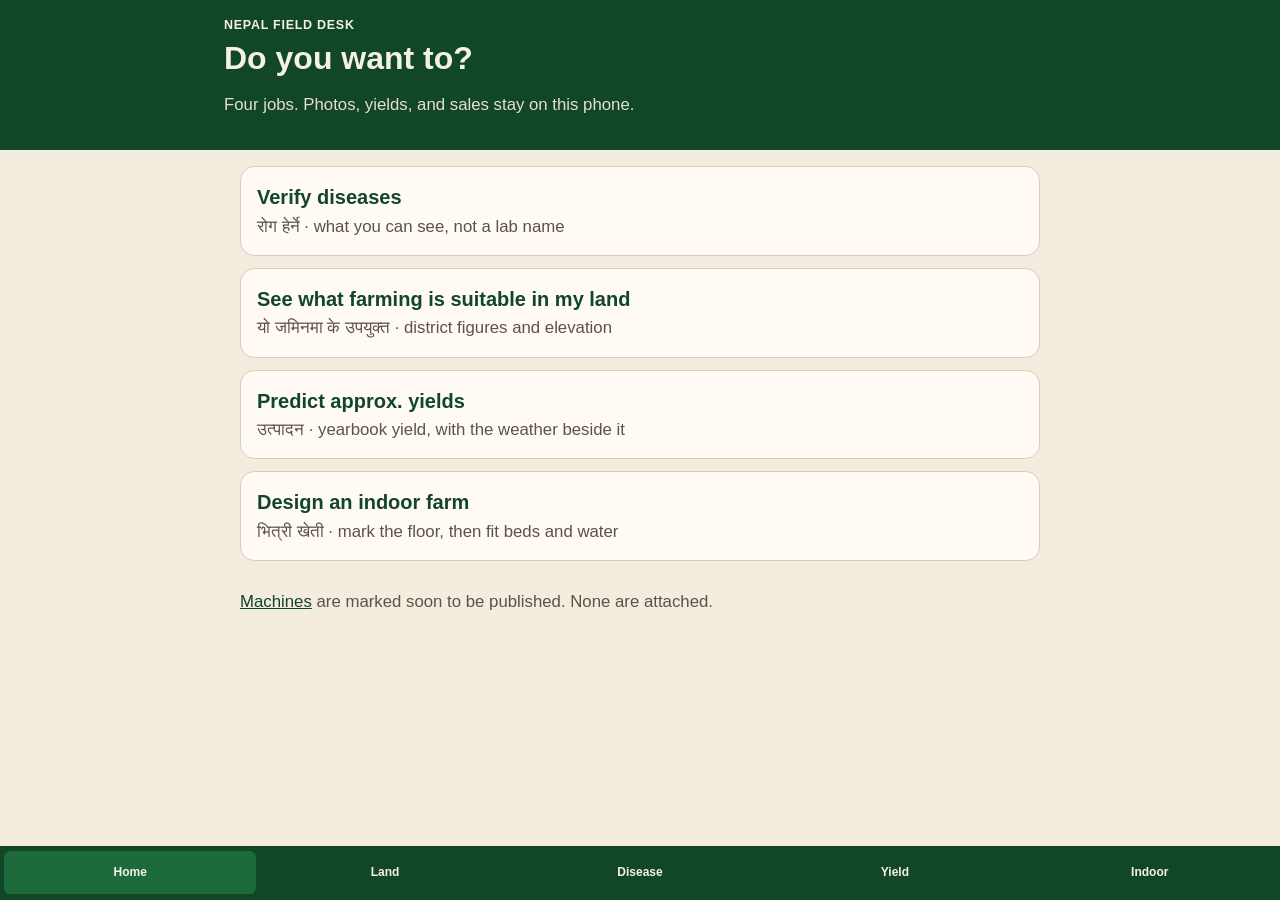
<file: site/index.html>
<!DOCTYPE html>
<html lang="en">
<head>
  <meta charset="utf-8">
  <meta name="viewport" content="width=device-width, initial-scale=1, viewport-fit=cover">
  <meta name="theme-color" content="#114627">
  <meta name="apple-mobile-web-app-capable" content="yes">
  <title>Nepal field desk</title>
  <meta name="description" content="A phone desk for Nepal farms: disease checks, suitable crops, yield, and an indoor-room sketch.">
  <link rel="icon" href="data:image/svg+xml,%3Csvg xmlns='http://www.w3.org/2000/svg' viewBox='0 0 16 16'%3E%3Crect fill='%23114627' width='16' height='16' rx='2'/%3E%3Cpath fill='%23f3ecdf' d='M8 13c0-4 3-5 3-8-2 1-3 3-3 4 0-3-2-4-4-4 1 3 2 4 4 8z'/%3E%3C/svg%3E">
  <link rel="manifest" href="./manifest.webmanifest">
  <link rel="stylesheet" href="./css/app.css">
</head>
<body class="app">
  <a class="skip" href="#choices">Skip to the choices</a>
  <header class="appbar">
    <p class="app-kicker">Nepal field desk</p>
    <h1>Do you want to?</h1>
    <p class="lede">Four jobs. Photos, yields, and sales stay on this phone.</p>
  </header>
  <main id="choices" class="choices">
    <a class="choice" href="./disease.html">
      <strong>Verify diseases</strong>
      <span>रोग हेर्ने · what you can see, not a lab name</span>
    </a>
    <a class="choice" href="./land.html">
      <strong>See what farming is suitable in my land</strong>
      <span>यो जमिनमा के उपयुक्त · district figures and elevation</span>
    </a>
    <a class="choice" href="./book.html">
      <strong>Predict approx. yields</strong>
      <span>उत्पादन · yearbook yield, with the weather beside it</span>
    </a>
    <a class="choice" href="./indoor.html">
      <strong>Design an indoor farm</strong>
      <span>भित्री खेती · mark the floor, then fit beds and water</span>
    </a>
    <p class="note"><a href="./robotics.html">Machines</a> are marked soon to be published. None are attached.</p>
  </main>
  <nav class="dock" aria-label="Desk">
    <a href="./index.html" aria-current="page">Home</a>
    <a href="./land.html">Land</a>
    <a href="./disease.html">Disease</a>
    <a href="./book.html">Yield</a>
    <a href="./indoor.html">Indoor</a>
  </nav>
</body>
</html>
</file>
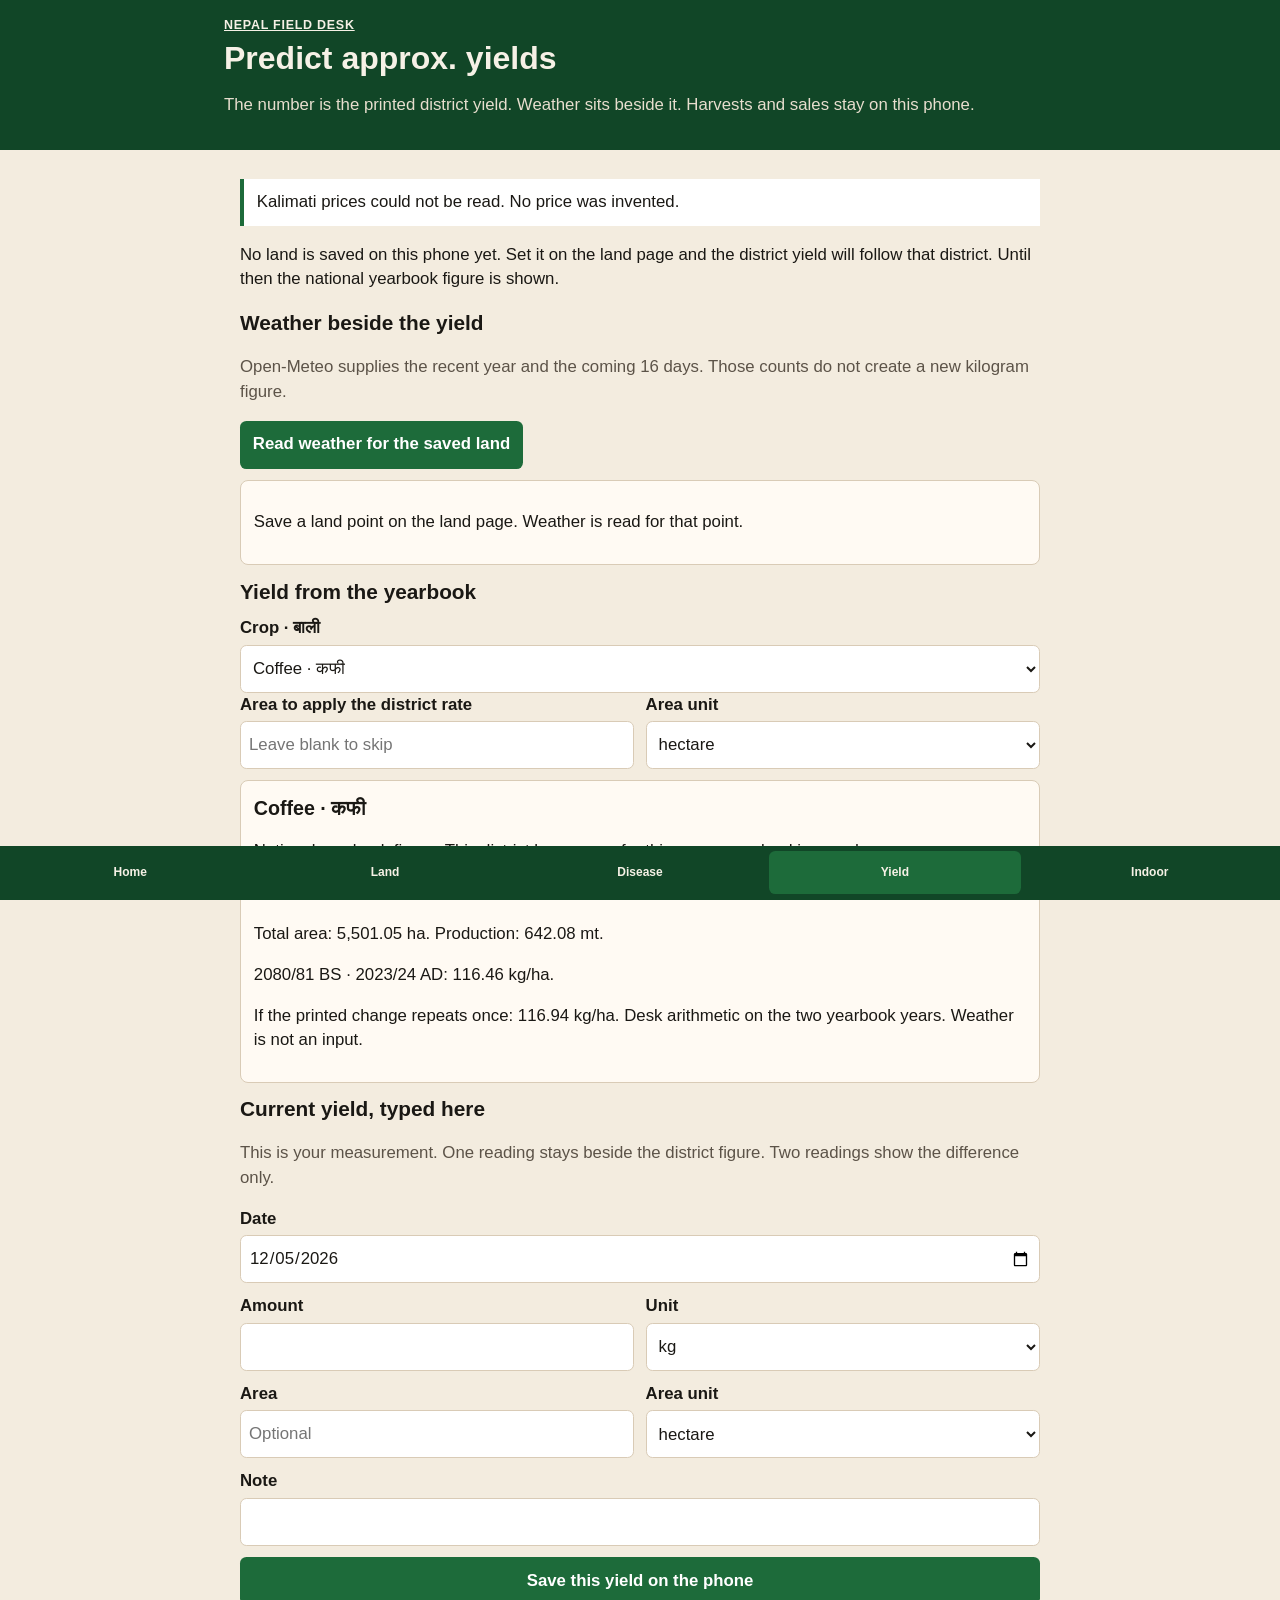
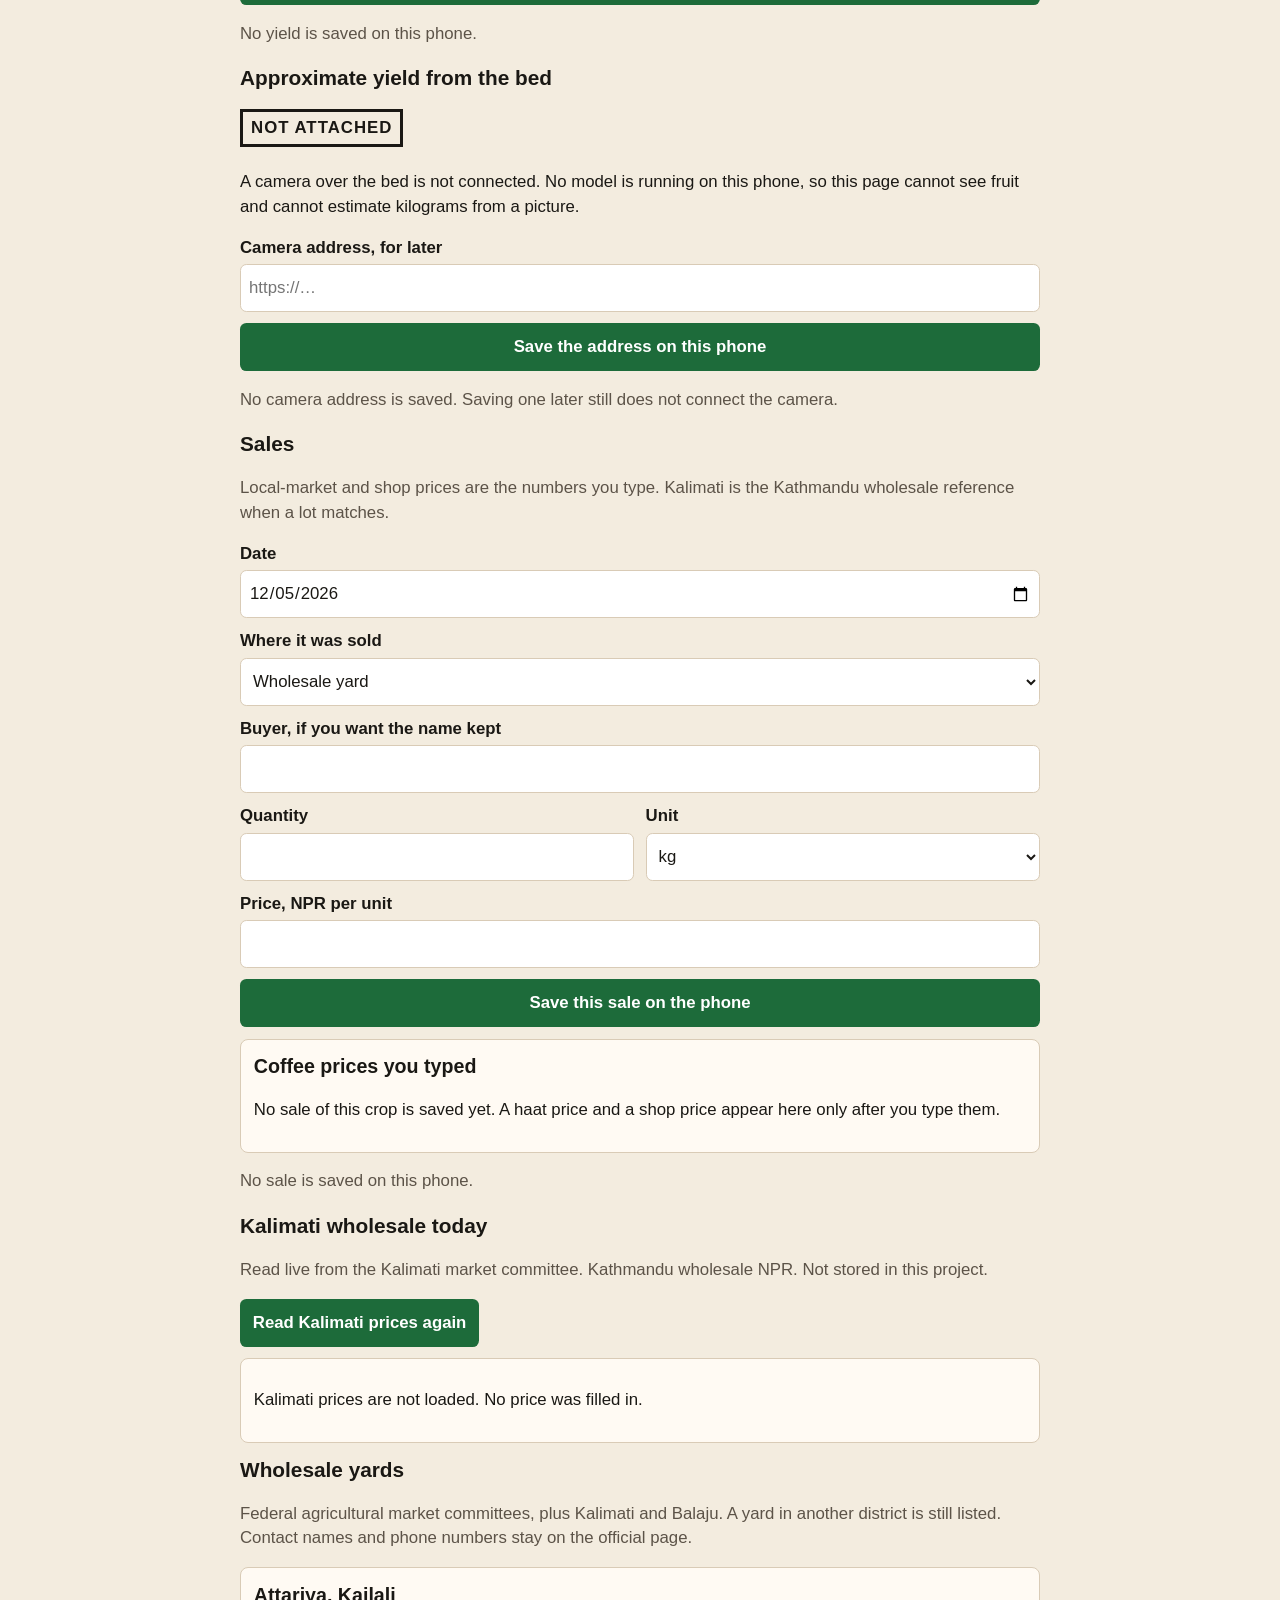
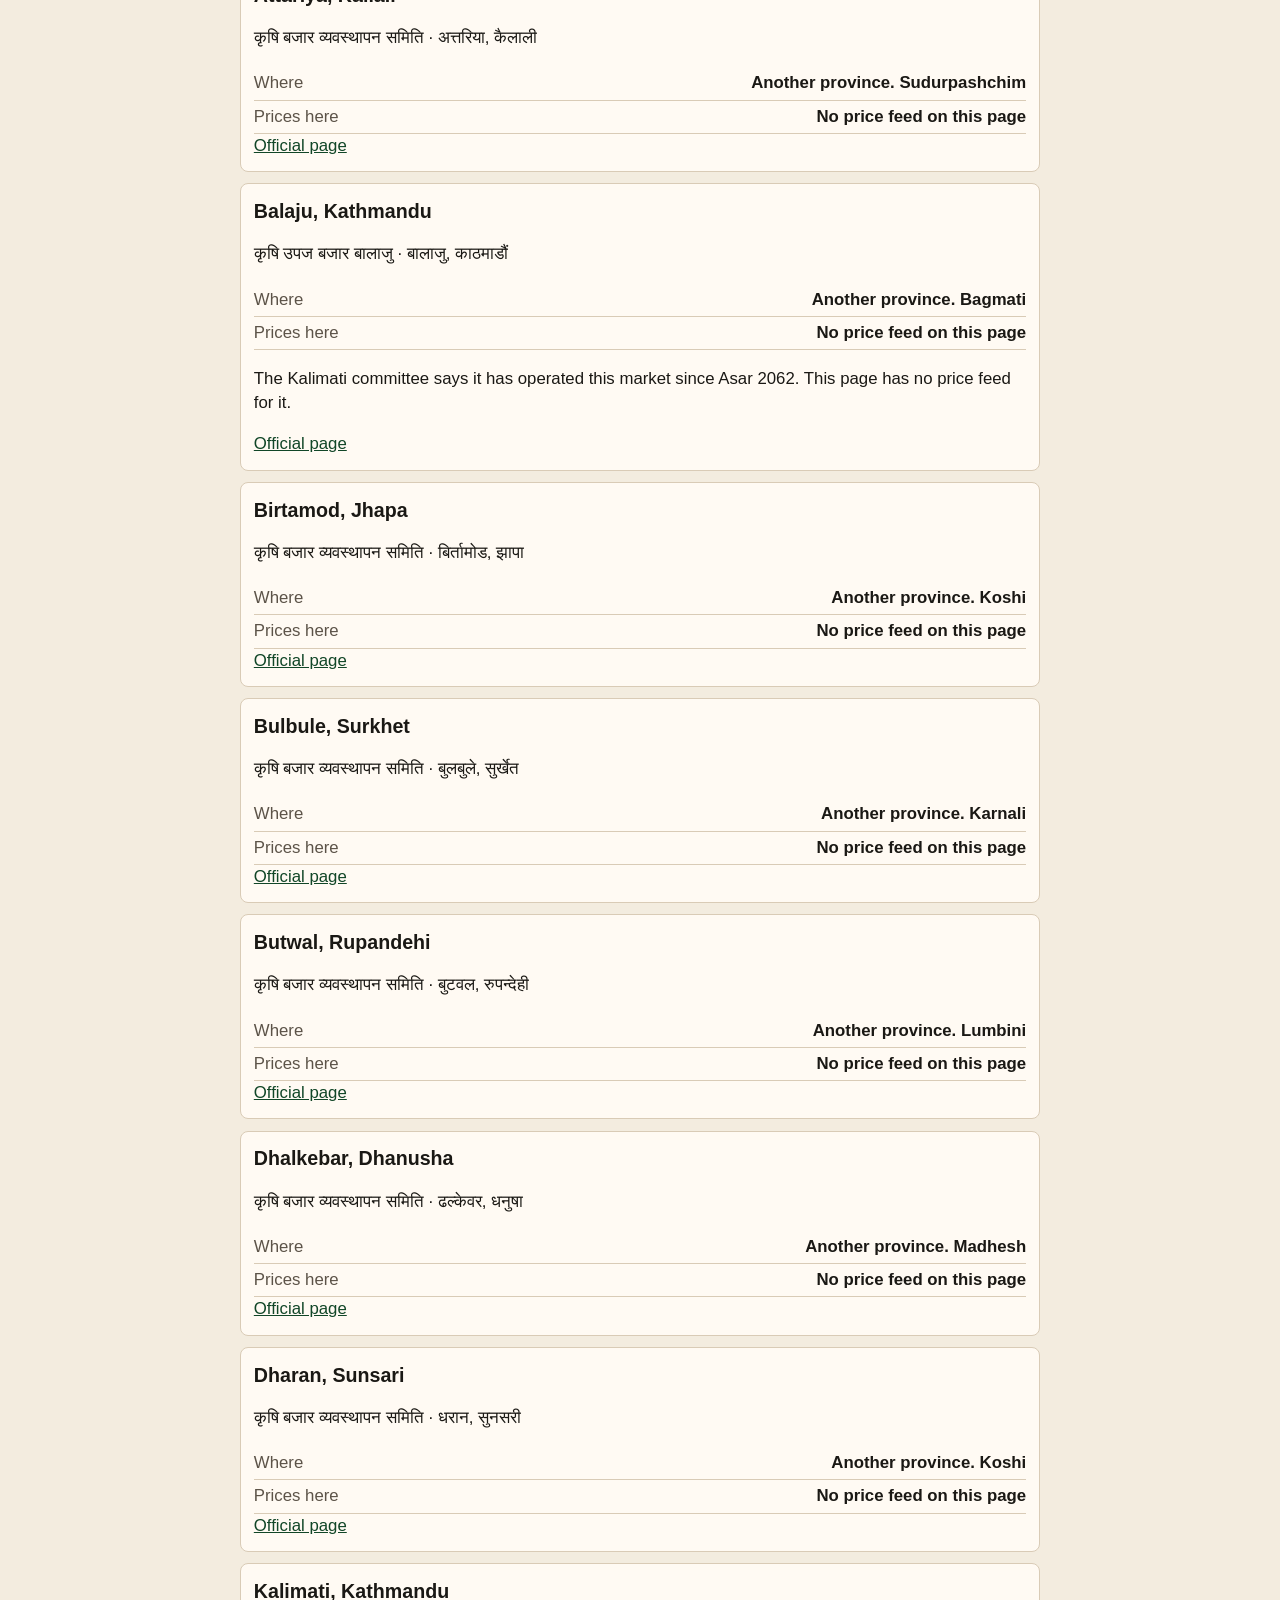
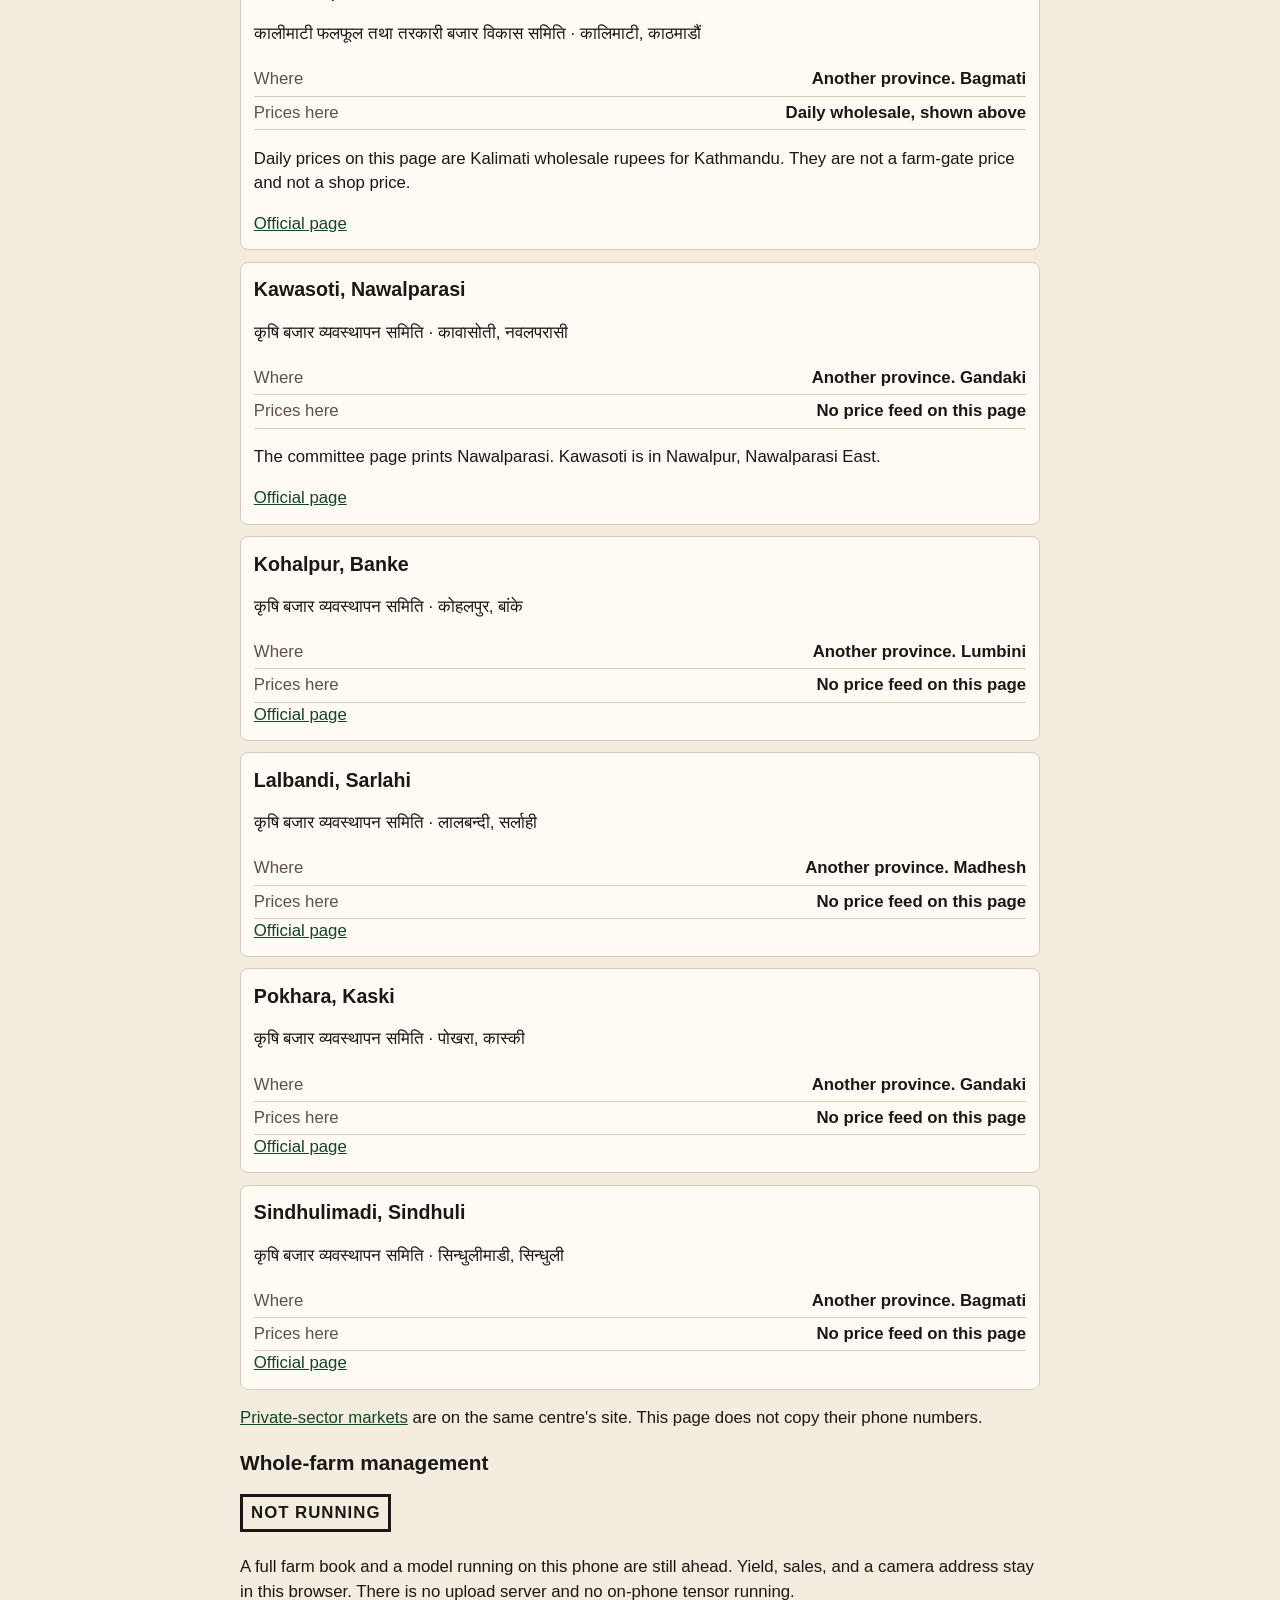
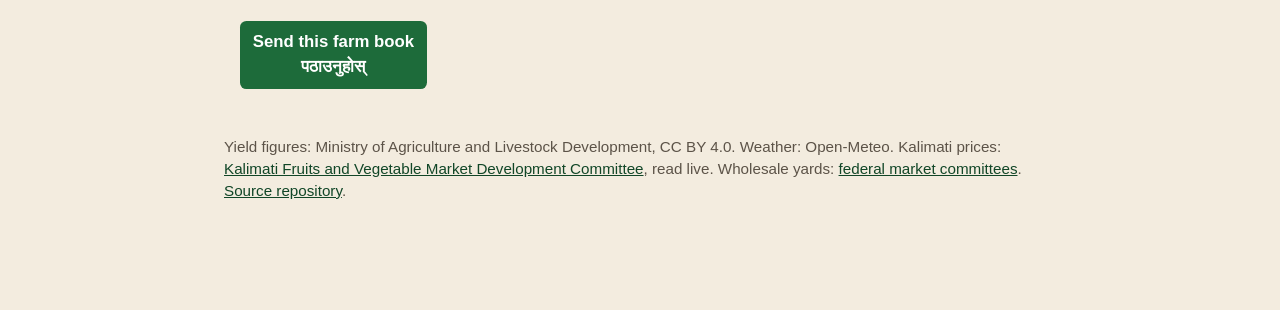
<file: site/book.html>
<!DOCTYPE html>
<html lang="en">
<head>
  <meta charset="utf-8">
  <meta name="viewport" content="width=device-width, initial-scale=1, viewport-fit=cover">
  <meta name="theme-color" content="#114627">
  <title>Predict approx. yields — Nepal field desk</title>
  <meta name="description" content="District yield from the MoALD yearbooks, a yield and sale log kept on the phone, and Kalimati wholesale prices.">
  <link rel="icon" href="data:image/svg+xml,%3Csvg xmlns='http://www.w3.org/2000/svg' viewBox='0 0 16 16'%3E%3Crect fill='%23114627' width='16' height='16' rx='2'/%3E%3Cpath fill='%23f3ecdf' d='M8 13c0-4 3-5 3-8-2 1-3 3-3 4 0-3-2-4-4-4 1 3 2 4 4 8z'/%3E%3C/svg%3E">
  <link rel="manifest" href="./manifest.webmanifest">
  <link rel="stylesheet" href="./css/app.css">
</head>
<body class="app">
  <a class="skip" href="#forecast">Skip to the yield</a>
  <header class="appbar">
    <p class="app-kicker"><a href="./index.html">Nepal field desk</a></p>
    <h1>Predict approx. yields</h1>
    <p class="lede">The number is the printed district yield. Weather sits beside it. Harvests and sales stay on this phone.</p>
  </header>
  <main>
    <p id="status" role="status">Loading…</p>
    <p id="place-line"></p>

    <section id="weather">
      <h2>Weather beside the yield</h2>
      <p class="note">Open-Meteo supplies the recent year and the coming 16 days. Those counts do not create a new kilogram figure.</p>
      <button type="button" id="read-weather">Read weather for the saved land</button>
      <div id="weather-card" class="card"></div>
    </section>

    <section id="forecast">
      <h2>Yield from the yearbook</h2>
      <label>Crop · बाली
        <select id="crop"></select>
      </label>
      <div class="actions">
        <label>Area to apply the district rate
          <input id="estimate-area" inputmode="decimal" placeholder="Leave blank to skip">
        </label>
        <label>Area unit
          <select id="estimate-unit">
            <option value="ha">hectare</option>
            <option value="m2">square metre</option>
          </select>
        </label>
      </div>
      <div id="forecast-card" class="card"></div>
    </section>

    <section id="harvest">
      <h2>Current yield, typed here</h2>
      <p class="note">This is your measurement. One reading stays beside the district figure. Two readings show the difference only.</p>
      <form id="yield-form" class="grid">
        <label>Date
          <input id="yield-date" type="date" required>
        </label>
        <div class="actions">
          <label>Amount
            <input id="yield-amount" inputmode="decimal" required>
          </label>
          <label>Unit
            <select id="yield-unit">
              <option value="kg">kg</option>
              <option value="mt">tonne</option>
            </select>
          </label>
        </div>
        <div class="actions">
          <label>Area
            <input id="yield-area" inputmode="decimal" placeholder="Optional">
          </label>
          <label>Area unit
            <select id="yield-area-unit">
              <option value="ha">hectare</option>
              <option value="m2">square metre</option>
            </select>
          </label>
        </div>
        <label>Note
          <input id="yield-note" maxlength="200">
        </label>
        <button type="submit">Save this yield on the phone</button>
      </form>
      <div id="yield-list"></div>
    </section>

    <section id="camera">
      <h2>Approximate yield from the bed</h2>
      <p class="stamp">Not attached</p>
      <p>A camera over the bed is not connected. No model is running on this phone, so this page cannot see fruit and cannot estimate kilograms from a picture.</p>
      <form id="feed-form" class="grid">
        <label>Camera address, for later
          <input id="feed-url" type="url" inputmode="url" placeholder="https://…" maxlength="500" autocomplete="off">
        </label>
        <button type="submit">Save the address on this phone</button>
      </form>
      <p id="feed-line" class="note"></p>
    </section>

    <section id="sales">
      <h2>Sales</h2>
      <p class="note">Local-market and shop prices are the numbers you type. Kalimati is the Kathmandu wholesale reference when a lot matches.</p>
      <form id="sale-form" class="grid">
        <label>Date
          <input id="sale-date" type="date" required>
        </label>
        <label>Where it was sold
          <select id="sale-channel">
            <option value="wholesale">Wholesale yard</option>
            <option value="haat">Local haat</option>
            <option value="shop">Shop or store</option>
          </select>
        </label>
        <label>Buyer, if you want the name kept
          <input id="sale-buyer" maxlength="120" autocomplete="off">
        </label>
        <div class="actions">
          <label>Quantity
            <input id="sale-quantity" inputmode="decimal" required>
          </label>
          <label>Unit
            <select id="sale-unit">
              <option value="kg">kg</option>
              <option value="mt">tonne</option>
              <option value="piece">piece</option>
            </select>
          </label>
        </div>
        <label>Price, NPR per unit
          <input id="sale-price" inputmode="decimal" required>
        </label>
        <button type="submit">Save this sale on the phone</button>
      </form>
      <div id="sale-compare" class="card"></div>
      <div id="sale-list"></div>
    </section>

    <section id="prices">
      <h2>Kalimati wholesale today</h2>
      <p class="note">Read live from the Kalimati market committee. Kathmandu wholesale NPR. Not stored in this project.</p>
      <button type="button" id="reload-prices">Read Kalimati prices again</button>
      <div id="price-list" class="card"></div>
    </section>

    <section id="buyers">
      <h2>Wholesale yards</h2>
      <p class="note">Federal agricultural market committees, plus Kalimati and Balaju. A yard in another district is still listed. Contact names and phone numbers stay on the official page.</p>
      <div id="market-list"></div>
      <p><a href="https://caidmp.gov.np/pages/101/48328968/">Private-sector markets</a> are on the same centre's site. This page does not copy their phone numbers.</p>
    </section>

    <section id="later">
      <h2>Whole-farm management</h2>
      <p class="stamp">Not running</p>
      <p>A full farm book and a model running on this phone are still ahead. Yield, sales, and a camera address stay in this browser. There is no upload server and no on-phone tensor running.</p>
      <button type="button" id="send-book">Send this farm book<br>पठाउनुहोस्</button>
    </section>
  </main>
  <footer>
    <p>Yield figures: Ministry of Agriculture and Livestock Development, CC BY 4.0. Weather: Open-Meteo. Kalimati prices: <a href="https://kalimatimarket.gov.np/">Kalimati Fruits and Vegetable Market Development Committee</a>, read live. Wholesale yards: <a href="https://caidmp.gov.np/pages/100/25994053/">federal market committees</a>. <a href="https://github.com/ashiskharel/nepal-open-farm-data">Source repository</a>.</p>
  </footer>
  <nav class="dock" aria-label="Desk">
    <a href="./index.html">Home</a>
    <a href="./land.html">Land</a>
    <a href="./disease.html">Disease</a>
    <a href="./book.html" aria-current="page">Yield</a>
    <a href="./indoor.html">Indoor</a>
  </nav>
  <script type="module" src="./js/book.js"></script>
</body>
</html>
</file>
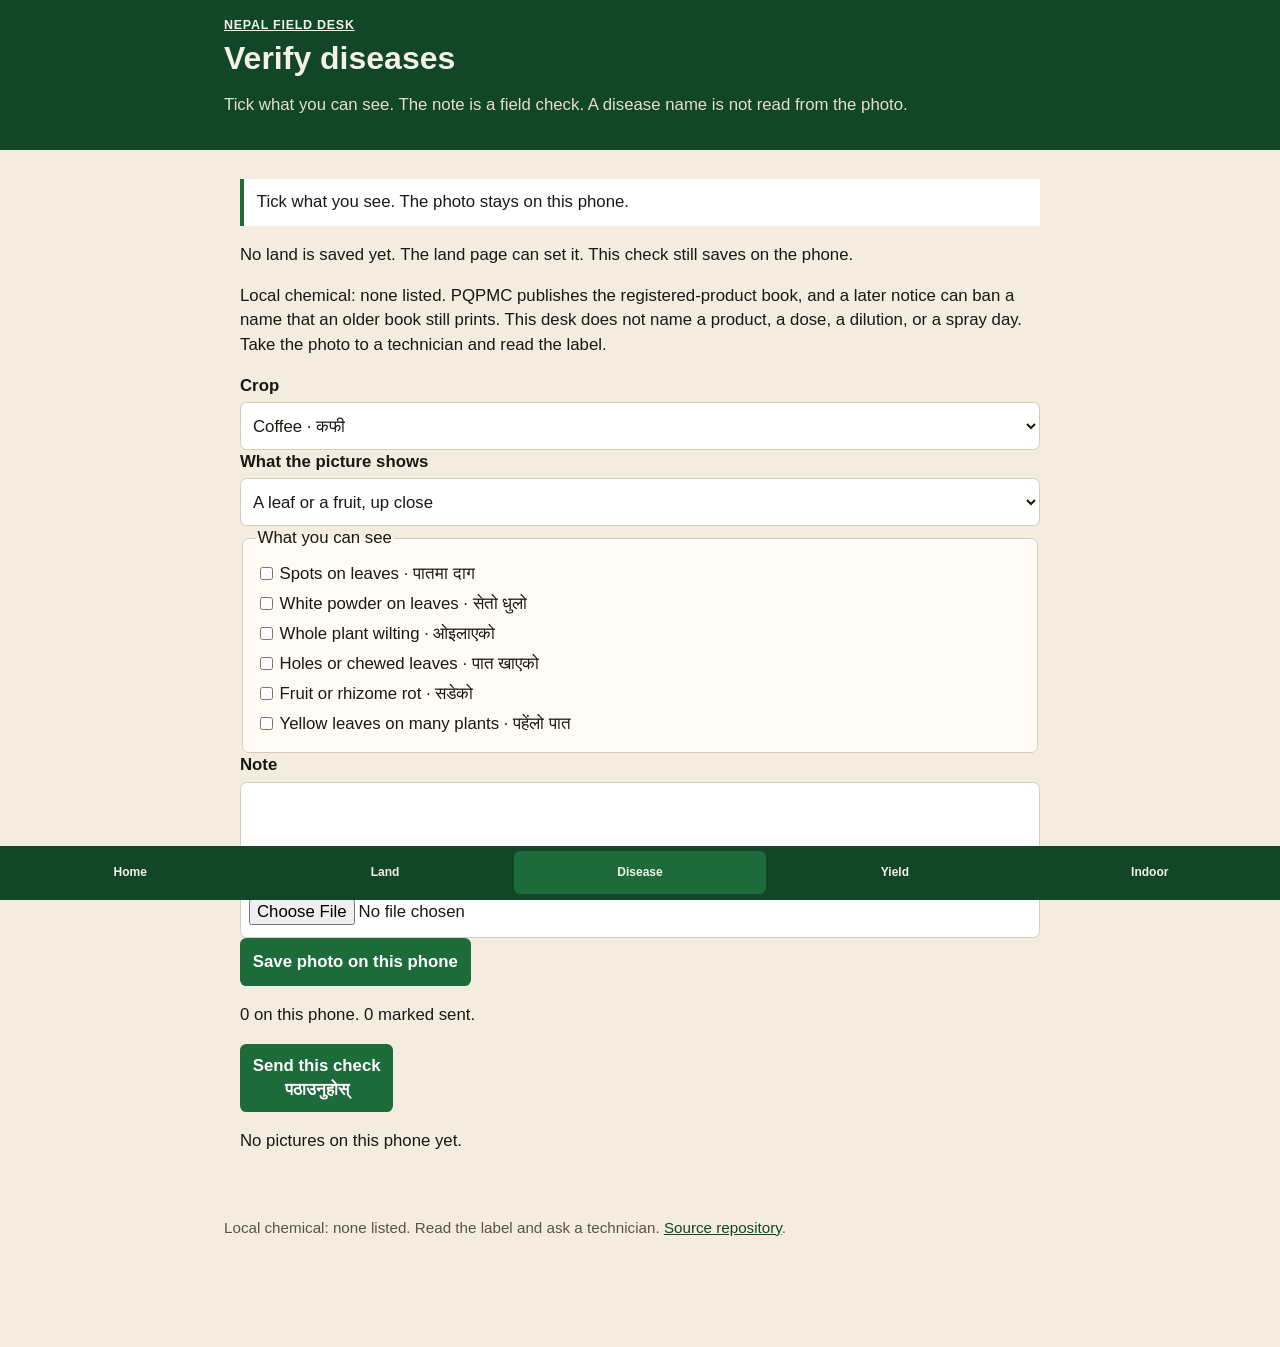
<file: site/disease.html>
<!DOCTYPE html>
<html lang="en">
<head>
  <meta charset="utf-8">
  <meta name="viewport" content="width=device-width, initial-scale=1, viewport-fit=cover">
  <meta name="theme-color" content="#114627">
  <title>Verify diseases — Nepal field desk</title>
  <link rel="icon" href="data:image/svg+xml,%3Csvg xmlns='http://www.w3.org/2000/svg' viewBox='0 0 16 16'%3E%3Crect fill='%23114627' width='16' height='16' rx='2'/%3E%3Cpath fill='%23f3ecdf' d='M8 13c0-4 3-5 3-8-2 1-3 3-3 4 0-3-2-4-4-4 1 3 2 4 4 8z'/%3E%3C/svg%3E">
  <link rel="manifest" href="./manifest.webmanifest">
  <link rel="stylesheet" href="./css/app.css">
</head>
<body class="app">
  <a class="skip" href="#check">Skip to the check</a>
  <header class="appbar">
    <p class="app-kicker"><a href="./index.html">Nepal field desk</a></p>
    <h1>Verify diseases</h1>
    <p class="lede">Tick what you can see. The note is a field check. A disease name is not read from the photo.</p>
  </header>
  <main id="check">
    <p id="status" role="status">Loading…</p>
    <p id="place-line"></p>
    <p id="chemical-note"></p>
    <form id="photo-form">
      <label>Crop
        <select id="photo-crop"></select>
      </label>
      <label>What the picture shows
        <select id="photo-place">
          <option value="leaf">A leaf or a fruit, up close</option>
          <option value="bed">The bed or the tree</option>
          <option value="water">The water source</option>
          <option value="path">The path</option>
          <option value="other">Something else</option>
        </select>
      </label>
      <fieldset>
        <legend>What you can see</legend>
        <div id="symptoms"></div>
      </fieldset>
      <label>Note
        <textarea id="photo-note" maxlength="500"></textarea>
      </label>
      <label>Photo · फोटो
        <input id="photo-file" type="file" accept="image/*" capture="environment">
      </label>
      <button type="submit">Save photo on this phone</button>
    </form>
    <p id="photo-count"></p>
    <button type="button" id="send-pack">Send this check<br>पठाउनुहोस्</button>
    <div id="gallery"></div>
  </main>
  <footer>
    <p>Local chemical: none listed. Read the label and ask a technician. <a href="https://github.com/ashiskharel/nepal-open-farm-data">Source repository</a>.</p>
  </footer>
  <nav class="dock" aria-label="Desk">
    <a href="./index.html">Home</a>
    <a href="./land.html">Land</a>
    <a href="./disease.html" aria-current="page">Disease</a>
    <a href="./book.html">Yield</a>
    <a href="./indoor.html">Indoor</a>
  </nav>
  <script type="module" src="./js/disease.js"></script>
</body>
</html>
</file>
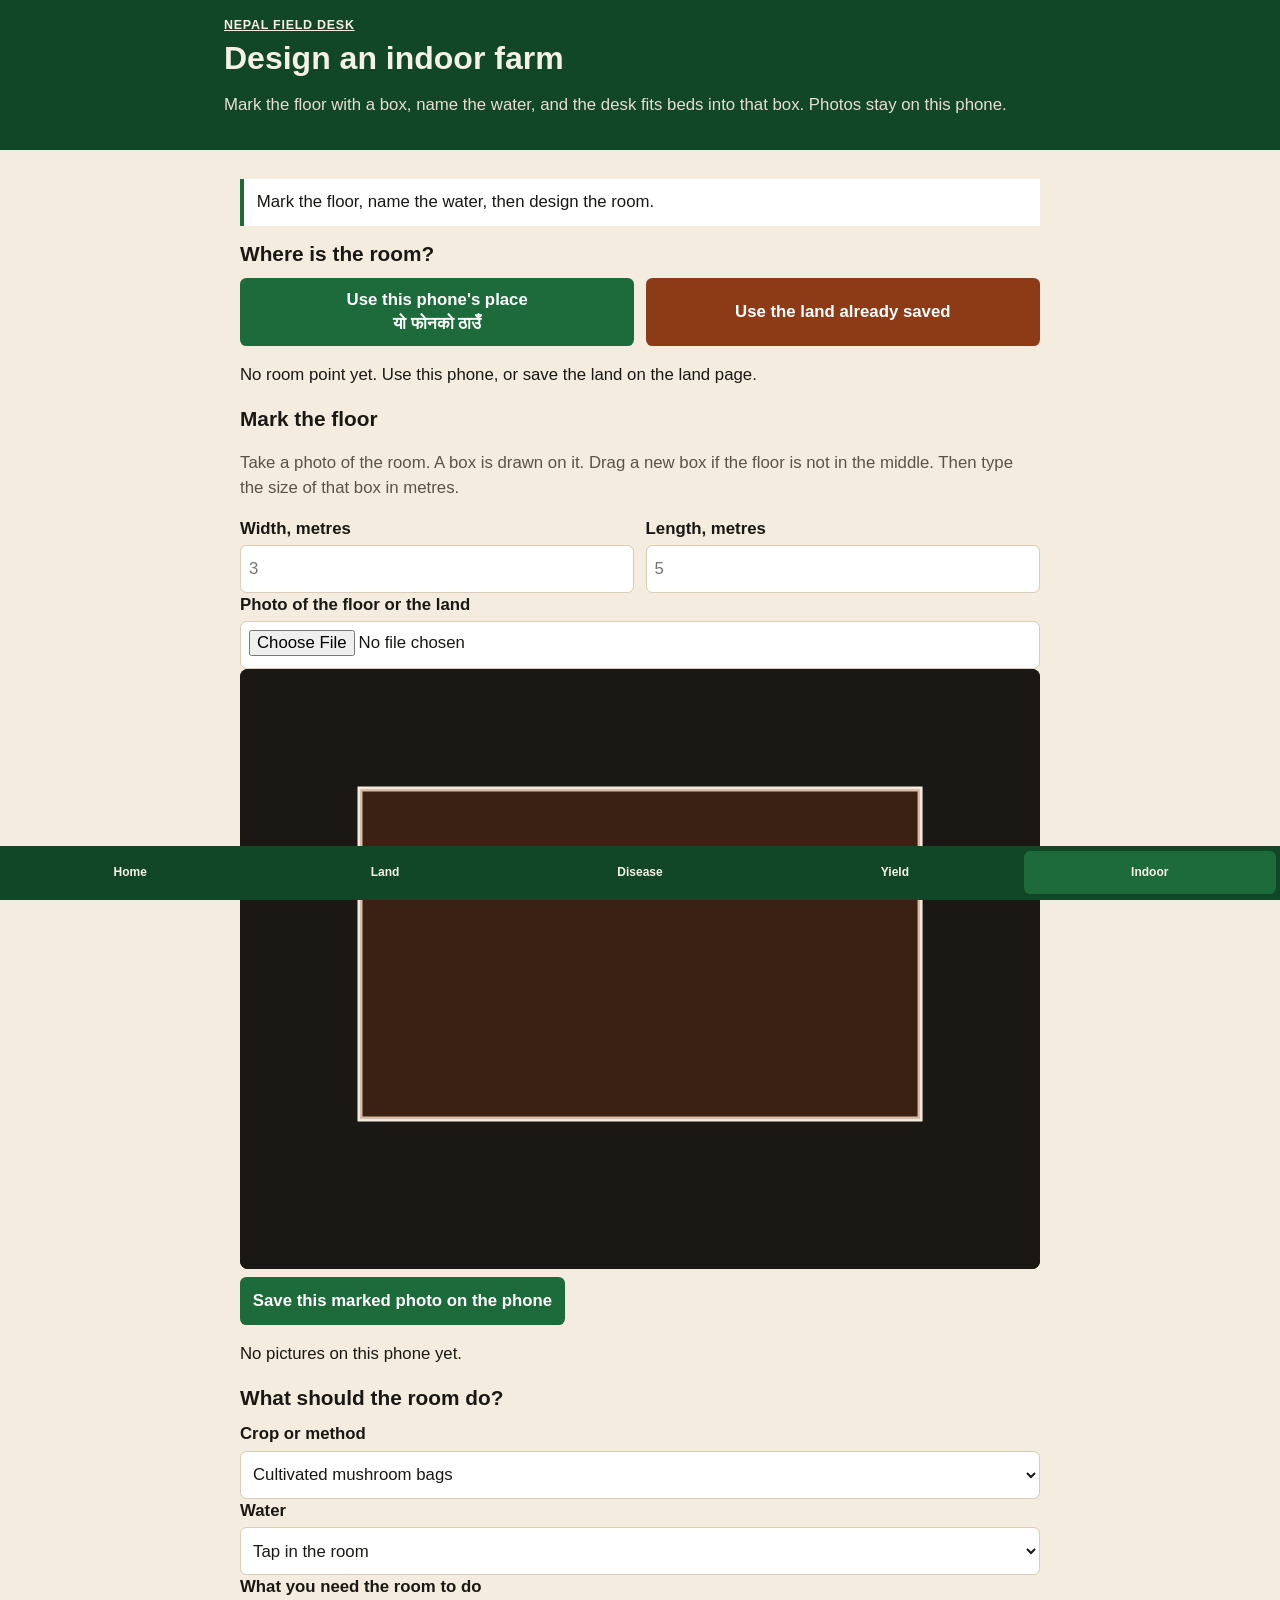
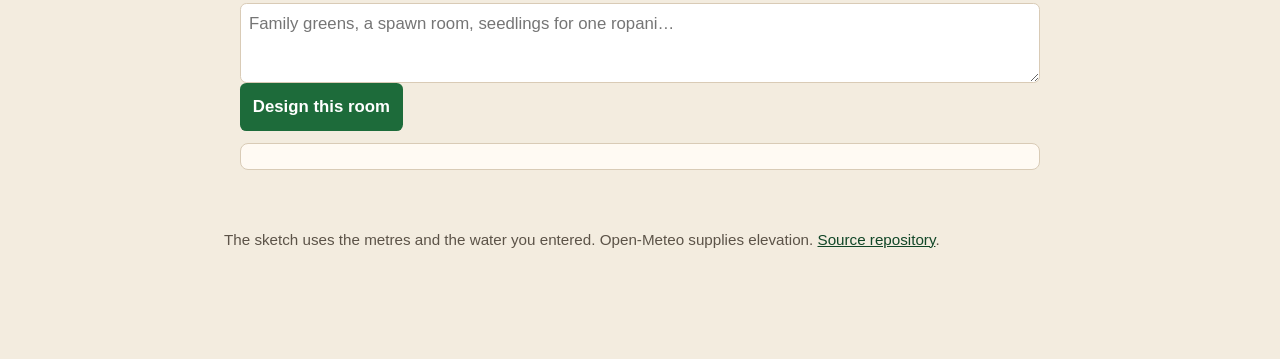
<file: site/indoor.html>
<!DOCTYPE html>
<html lang="en">
<head>
  <meta charset="utf-8">
  <meta name="viewport" content="width=device-width, initial-scale=1, viewport-fit=cover">
  <meta name="theme-color" content="#114627">
  <title>Design an indoor farm — Nepal field desk</title>
  <link rel="icon" href="data:image/svg+xml,%3Csvg xmlns='http://www.w3.org/2000/svg' viewBox='0 0 16 16'%3E%3Crect fill='%23114627' width='16' height='16' rx='2'/%3E%3Cpath fill='%23f3ecdf' d='M8 13c0-4 3-5 3-8-2 1-3 3-3 4 0-3-2-4-4-4 1 3 2 4 4 8z'/%3E%3C/svg%3E">
  <link rel="manifest" href="./manifest.webmanifest">
  <link rel="stylesheet" href="./css/app.css">
</head>
<body class="app">
  <a class="skip" href="#room">Skip to the room</a>
  <header class="appbar">
    <p class="app-kicker"><a href="./index.html">Nepal field desk</a></p>
    <h1>Design an indoor farm</h1>
    <p class="lede">Mark the floor with a box, name the water, and the desk fits beds into that box. Photos stay on this phone.</p>
  </header>
  <main id="room">
    <p id="status" role="status">Loading…</p>
    <section>
      <h2>Where is the room?</h2>
      <div class="actions">
        <button type="button" id="use-phone">Use this phone's place<br>यो फोनको ठाउँ</button>
        <button type="button" id="use-saved" class="secondary">Use the land already saved</button>
      </div>
      <p id="place-line"></p>
    </section>
    <section>
      <h2>Mark the floor</h2>
      <p class="note">Take a photo of the room. A box is drawn on it. Drag a new box if the floor is not in the middle. Then type the size of that box in metres.</p>
      <div class="actions">
        <label>Width, metres
          <input id="width-m" inputmode="decimal" placeholder="3">
        </label>
        <label>Length, metres
          <input id="length-m" inputmode="decimal" placeholder="5">
        </label>
      </div>
      <label>Photo of the floor or the land
        <input id="room-photo" type="file" accept="image/*" capture="environment">
      </label>
      <canvas id="marker" class="mark" width="640" height="480"></canvas>
      <button type="button" id="save-mark">Save this marked photo on the phone</button>
      <div id="room-gallery"></div>
    </section>
    <section>
      <h2>What should the room do?</h2>
      <label>Crop or method
        <select id="method">
          <option value="mushroom">Cultivated mushroom bags</option>
          <option value="nursery">Seedling nursery</option>
          <option value="trays">Leafy trays</option>
          <option value="racks">Racks of pots</option>
        </select>
      </label>
      <label>Water
        <select id="water">
          <option value="tap">Tap in the room</option>
          <option value="tank">Storage tank</option>
          <option value="rain">Rain from the roof</option>
          <option value="stream">Stream or canal outside</option>
          <option value="carry">I carry water in</option>
          <option value="none">No water yet</option>
        </select>
      </label>
      <label>What you need the room to do
        <textarea id="requirement" maxlength="200" placeholder="Family greens, a spawn room, seedlings for one ropani…"></textarea>
      </label>
      <button type="button" id="design">Design this room</button>
      <div id="design-card" class="card"></div>
    </section>
  </main>
  <footer>
    <p>The sketch uses the metres and the water you entered. Open-Meteo supplies elevation. <a href="https://github.com/ashiskharel/nepal-open-farm-data">Source repository</a>.</p>
  </footer>
  <nav class="dock" aria-label="Desk">
    <a href="./index.html">Home</a>
    <a href="./land.html">Land</a>
    <a href="./disease.html">Disease</a>
    <a href="./book.html">Yield</a>
    <a href="./indoor.html" aria-current="page">Indoor</a>
  </nav>
  <script type="module" src="./js/indoor.js"></script>
</body>
</html>
</file>
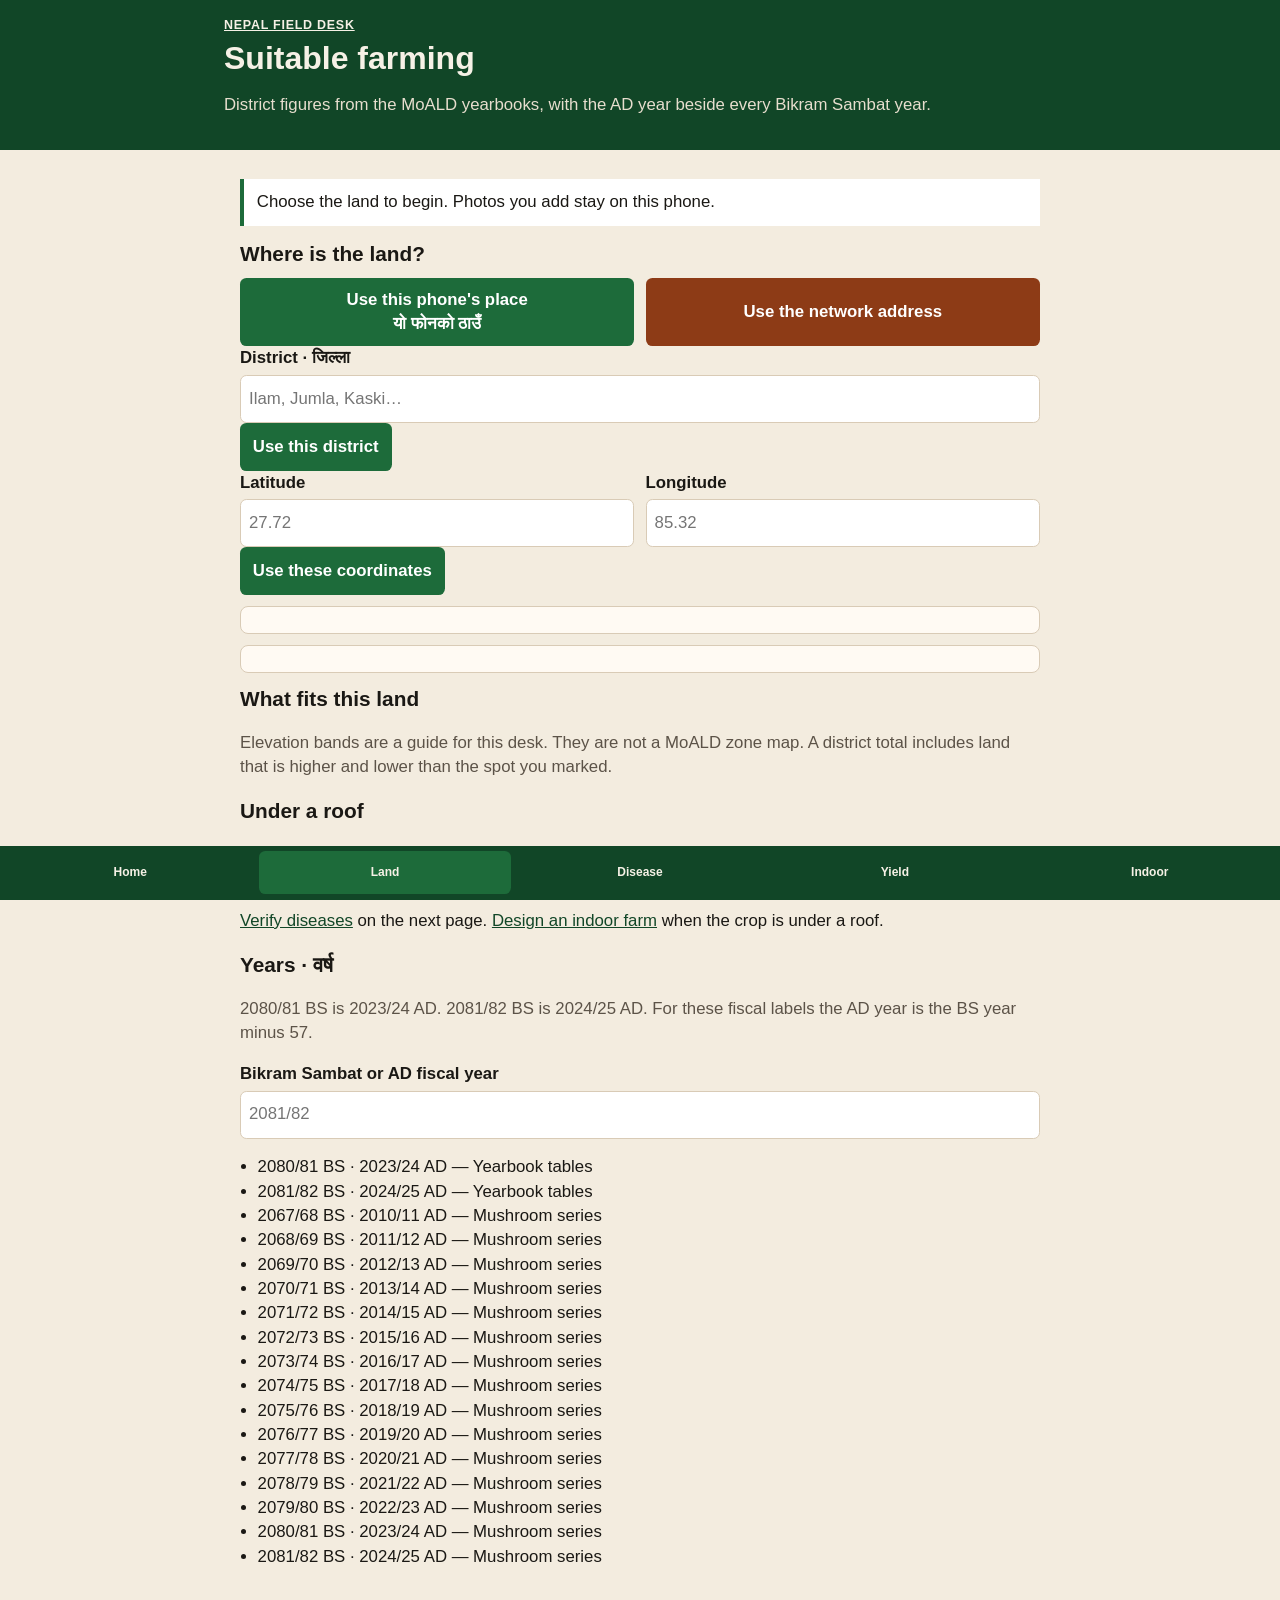
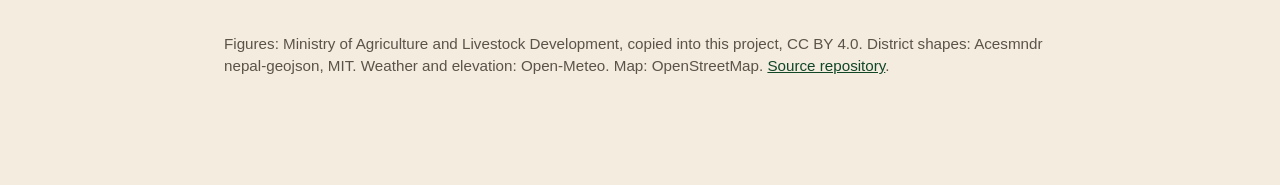
<file: site/land.html>
<!DOCTYPE html>
<html lang="en">
<head>
  <meta charset="utf-8">
  <meta name="viewport" content="width=device-width, initial-scale=1, viewport-fit=cover">
  <meta name="theme-color" content="#114627">
  <title>Suitable farming — Nepal field desk</title>
  <link rel="icon" href="data:image/svg+xml,%3Csvg xmlns='http://www.w3.org/2000/svg' viewBox='0 0 16 16'%3E%3Crect fill='%23114627' width='16' height='16' rx='2'/%3E%3Cpath fill='%23f3ecdf' d='M8 13c0-4 3-5 3-8-2 1-3 3-3 4 0-3-2-4-4-4 1 3 2 4 4 8z'/%3E%3C/svg%3E">
  <link rel="manifest" href="./manifest.webmanifest">
  <link rel="stylesheet" href="./css/app.css">
</head>
<body class="app">
  <a class="skip" href="#land">Skip to the land</a>
  <header class="appbar">
    <p class="app-kicker"><a href="./index.html">Nepal field desk</a></p>
    <h1>Suitable farming</h1>
    <p class="lede">District figures from the MoALD yearbooks, with the AD year beside every Bikram Sambat year.</p>
  </header>
  <main>
    <p id="status" role="status">Loading…</p>

    <section id="land">
      <h2>Where is the land?</h2>
      <div class="actions">
        <button type="button" id="use-phone">Use this phone's place<br>यो फोनको ठाउँ</button>
        <button type="button" id="use-network" class="secondary">Use the network address</button>
      </div>
      <label>District · जिल्ला
        <input id="district-search" list="district-list" placeholder="Ilam, Jumla, Kaski…">
      </label>
      <datalist id="district-list"></datalist>
      <button type="button" id="use-district">Use this district</button>
      <div class="actions">
        <label>Latitude
          <input id="lat" inputmode="decimal" placeholder="27.72">
        </label>
        <label>Longitude
          <input id="lon" inputmode="decimal" placeholder="85.32">
        </label>
      </div>
      <button type="button" id="use-coordinates">Use these coordinates</button>
      <iframe id="map" title="Map of the land point" hidden></iframe>
      <div id="place-card"></div>
    </section>

    <section>
      <div id="climate-card"></div>
    </section>

    <section>
      <h2>What fits this land</h2>
      <p id="bands-note" class="note"></p>
      <div id="crops"></div>
      <h2>Under a roof</h2>
      <div id="indoor"></div>
      <p>Avocado, fig, and date have import kilograms in the yearbook, not planted hectares, so they are not ranked. Jatamansi, kutki, panchaunle, and yarsagumba are restricted. This desk is not a harvest guide.</p>
      <p><a href="./disease.html">Verify diseases</a> on the next page. <a href="./indoor.html">Design an indoor farm</a> when the crop is under a roof.</p>
    </section>

    <section>
      <h2>Years · वर्ष</h2>
      <p class="note">2080/81 BS is 2023/24 AD. 2081/82 BS is 2024/25 AD. For these fiscal labels the AD year is the BS year minus 57.</p>
      <label>Bikram Sambat or AD fiscal year
        <input id="year-input" inputmode="numeric" placeholder="2081/82">
      </label>
      <p id="year-result"></p>
      <ul id="year-table"></ul>
    </section>
  </main>
  <footer>
    <p>Figures: Ministry of Agriculture and Livestock Development, copied into this project, CC BY 4.0. District shapes: Acesmndr nepal-geojson, MIT. Weather and elevation: Open-Meteo. Map: OpenStreetMap. <a href="https://github.com/ashiskharel/nepal-open-farm-data">Source repository</a>.</p>
  </footer>
  <nav class="dock" aria-label="Desk">
    <a href="./index.html">Home</a>
    <a href="./land.html" aria-current="page">Land</a>
    <a href="./disease.html">Disease</a>
    <a href="./book.html">Yield</a>
    <a href="./indoor.html">Indoor</a>
  </nav>
  <script type="module" src="./js/field.js"></script>
</body>
</html>
</file>
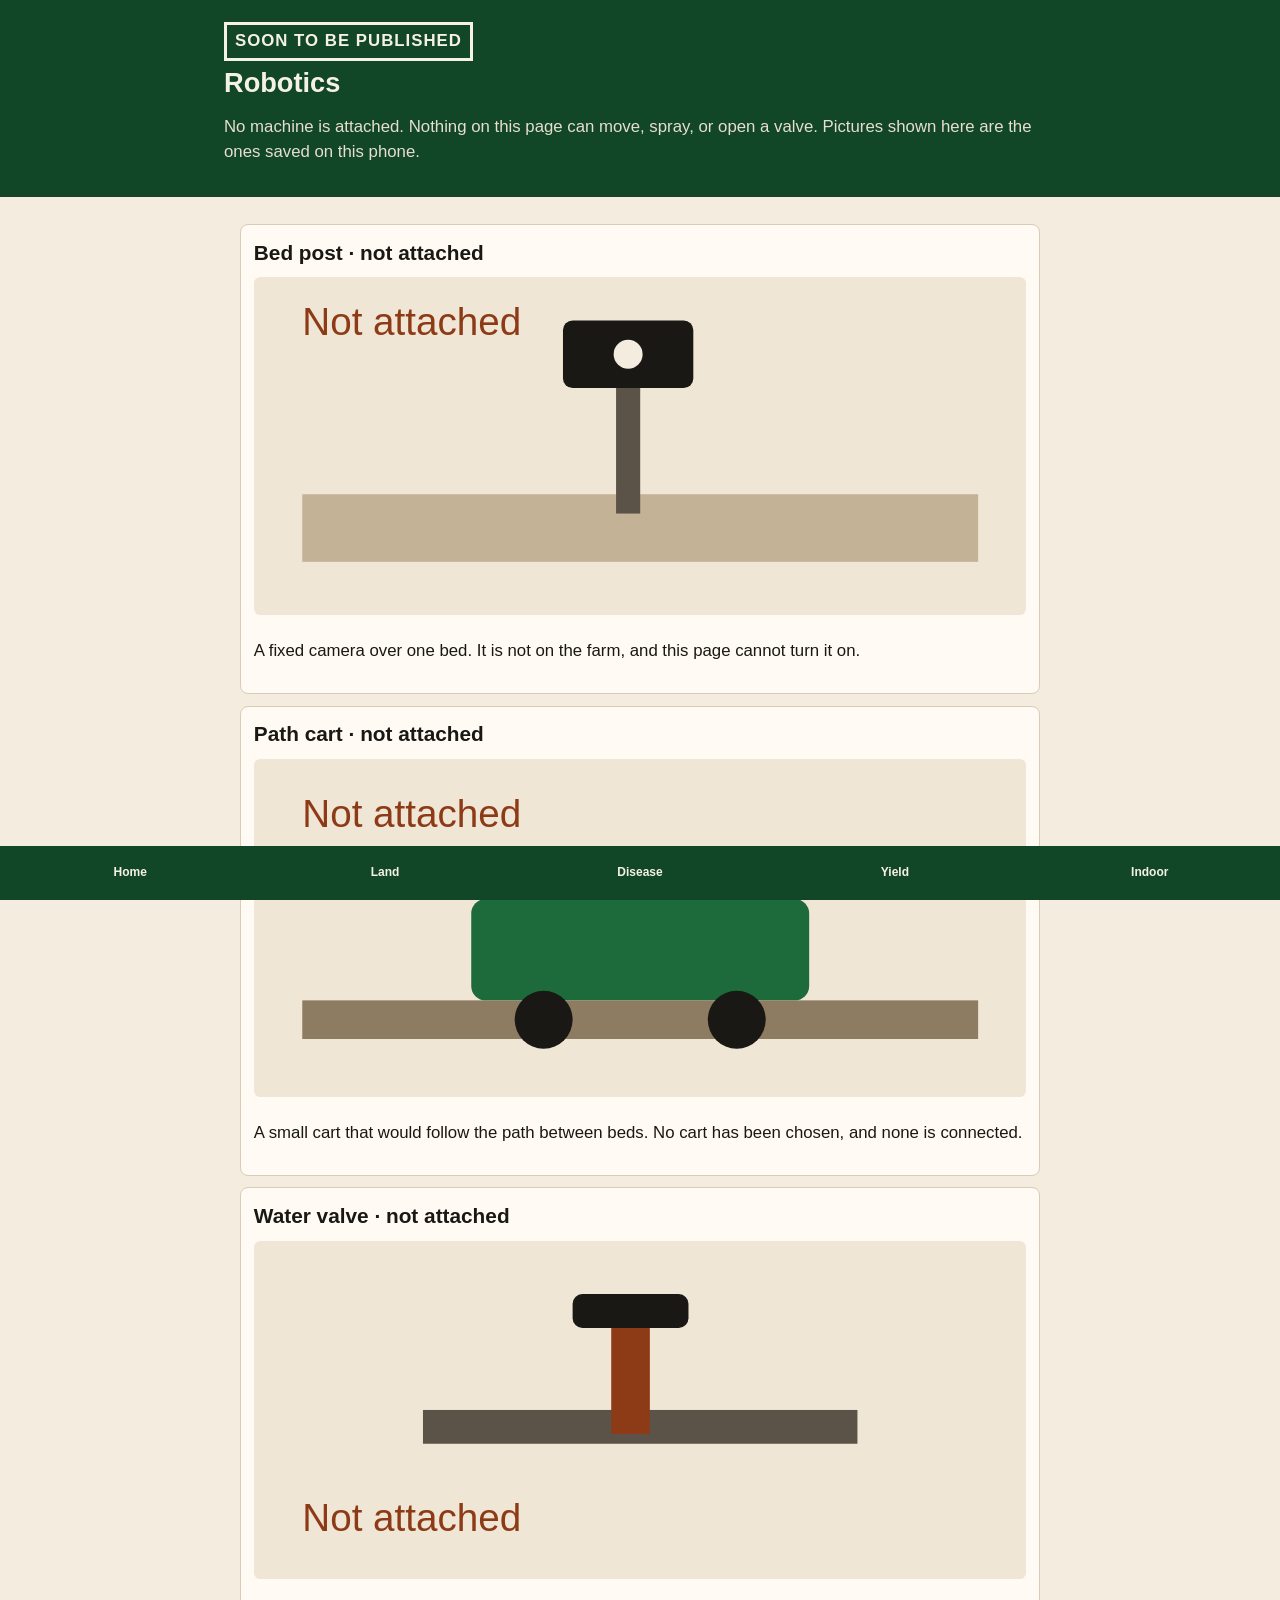
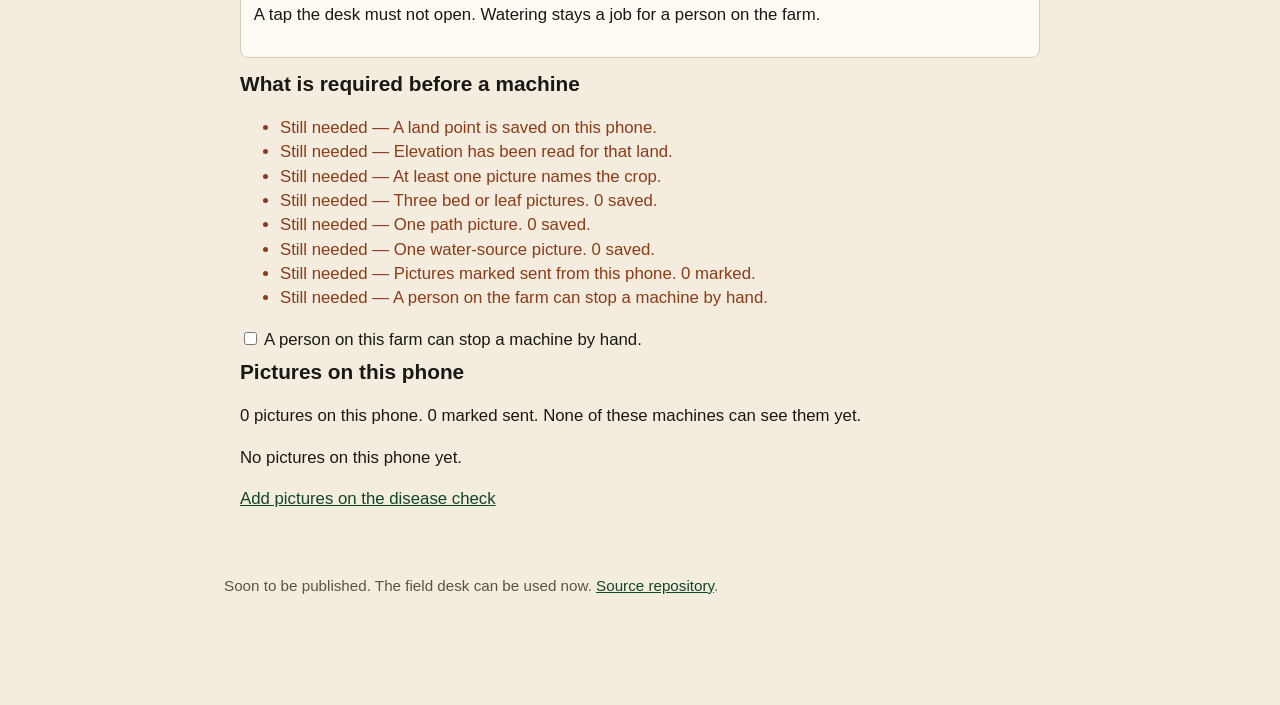
<file: site/robotics.html>
<!DOCTYPE html>
<html lang="en">
<head>
  <meta charset="utf-8">
  <meta name="viewport" content="width=device-width, initial-scale=1, viewport-fit=cover">
  <meta name="theme-color" content="#8d3b16">
  <title>Robotics — soon to be published</title>
  <link rel="icon" href="data:image/svg+xml,%3Csvg xmlns='http://www.w3.org/2000/svg' viewBox='0 0 16 16'%3E%3Crect fill='%238d3b16' width='16' height='16' rx='2'/%3E%3C/svg%3E">
  <link rel="stylesheet" href="./css/app.css">
</head>
<body class="app">
  <a class="skip" href="#machines">Skip to the machines</a>
  <header>
    <p class="stamp">Soon to be published</p>
    <h1>Robotics</h1>
    <p class="lede">No machine is attached. Nothing on this page can move, spray, or open a valve. Pictures shown here are the ones saved on this phone.</p>
  </header>
  <main id="machines">
    <article class="machine">
      <h2>Bed post · not attached</h2>
      <svg viewBox="0 0 320 140" role="img" aria-label="A post with a camera above a bed, not connected">
        <rect x="20" y="90" width="280" height="28" fill="#c4b296"/>
        <rect x="150" y="28" width="10" height="70" fill="#5c5348"/>
        <rect x="128" y="18" width="54" height="28" rx="4" fill="#1a1814"/>
        <circle cx="155" cy="32" r="6" fill="#f3ecdf"/>
        <text x="20" y="24" fill="#8d3b16" font-size="16" font-family="sans-serif">Not attached</text>
      </svg>
      <p>A fixed camera over one bed. It is not on the farm, and this page cannot turn it on.</p>
    </article>
    <article class="machine">
      <h2>Path cart · not attached</h2>
      <svg viewBox="0 0 320 140" role="img" aria-label="A small cart on a path, not connected">
        <rect x="20" y="100" width="280" height="16" fill="#8d7b62"/>
        <rect x="90" y="58" width="140" height="42" rx="6" fill="#1d6b3a"/>
        <circle cx="120" cy="108" r="12" fill="#1a1814"/>
        <circle cx="200" cy="108" r="12" fill="#1a1814"/>
        <text x="20" y="28" fill="#8d3b16" font-size="16" font-family="sans-serif">Not attached</text>
      </svg>
      <p>A small cart that would follow the path between beds. No cart has been chosen, and none is connected.</p>
    </article>
    <article class="machine">
      <h2>Water valve · not attached</h2>
      <svg viewBox="0 0 320 140" role="img" aria-label="A closed tap, not connected">
        <rect x="70" y="70" width="180" height="14" fill="#5c5348"/>
        <rect x="148" y="30" width="16" height="50" fill="#8d3b16"/>
        <rect x="132" y="22" width="48" height="14" rx="4" fill="#1a1814"/>
        <text x="20" y="120" fill="#8d3b16" font-size="16" font-family="sans-serif">Not attached</text>
      </svg>
      <p>A tap the desk must not open. Watering stays a job for a person on the farm.</p>
    </article>

    <section>
      <h2>What is required before a machine</h2>
      <ul id="requirements"></ul>
      <label class="check">
        <input id="can-stop" type="checkbox">
        A person on this farm can stop a machine by hand.
      </label>
    </section>

    <section>
      <h2>Pictures on this phone</h2>
      <p id="photo-count"></p>
      <div id="gallery"></div>
      <p><a href="./disease.html">Add pictures on the disease check</a></p>
    </section>
  </main>
  <footer>
    <p>Soon to be published. The field desk can be used now. <a href="https://github.com/ashiskharel/nepal-open-farm-data">Source repository</a>.</p>
  </footer>
  <nav class="dock" aria-label="Desk">
    <a href="./index.html">Home</a>
    <a href="./land.html">Land</a>
    <a href="./disease.html">Disease</a>
    <a href="./book.html">Yield</a>
    <a href="./indoor.html">Indoor</a>
  </nav>
  <script type="module" src="./js/robotics.js"></script>
</body>
</html>
</file>
<file: site/css/app.css>
:root {
  --ink: #1a1814;
  --muted: #5c5348;
  --paper: #f3ecdf;
  --card: #fffaf3;
  --line: #d9cbb6;
  --green: #1d6b3a;
  --green-dark: #114627;
  --clay: #8d3b16;
  --ready: #1d6b3a;
  --needed: #8d3b16;
}

* { box-sizing: border-box; }

body {
  margin: 0;
  font-family: "Nirmala UI", "Noto Sans Devanagari", "Segoe UI", sans-serif;
  background: var(--paper);
  color: var(--ink);
  font-size: 1.05rem;
  line-height: 1.45;
}

a { color: var(--green-dark); }

.skip {
  position: absolute;
  left: 0.5rem;
  top: -4rem;
  background: #fff;
  padding: 0.4rem 0.6rem;
}

.skip:focus { top: 0.5rem; }

header, main, footer { padding: 1rem; }

header {
  background: var(--green-dark);
  color: #f6f1e6;
}

header a { color: #f6f1e6; }

nav { display: flex; flex-wrap: wrap; gap: 0.8rem 1rem; margin-top: 0.6rem; }

nav a { font-weight: 700; }

h1 { font-size: 1.7rem; line-height: 1.15; margin: 0 0 0.4rem; }

h2 { font-size: 1.3rem; margin: 0 0 0.6rem; }

h3 { margin: 0 0 0.3rem; }

.lede, .note, .latin { color: var(--muted); }

header .lede { color: #e7dece; }

.stamp {
  display: inline-block;
  margin: 0.4rem 0;
  border: 3px solid currentColor;
  font-weight: 800;
  letter-spacing: 0.06em;
  text-transform: uppercase;
  padding: 0.25rem 0.5rem;
}

.actions, .grid { display: grid; gap: 0.7rem; }

.actions { grid-template-columns: 1fr; }

@media (min-width: 720px) {
  .actions { grid-template-columns: 1fr 1fr; }
  main { max-width: 52rem; margin: 0 auto; }
  header, footer { padding-left: max(1rem, calc(50vw - 26rem)); padding-right: max(1rem, calc(50vw - 26rem)); }
}

button, .file input, select, input, textarea {
  font: inherit;
  color: inherit;
}

button {
  background: var(--green);
  color: #fff;
  border: 0;
  border-radius: 0.4rem;
  min-height: 3rem;
  padding: 0.6rem 0.8rem;
  font-weight: 700;
}

button.secondary { background: var(--clay); }

label { display: grid; gap: 0.25rem; font-weight: 700; }

input, select, textarea {
  width: 100%;
  min-height: 3rem;
  padding: 0.5rem;
  border: 1px solid var(--line);
  border-radius: 0.4rem;
  background: #fff;
  font-weight: 400;
}

textarea { min-height: 5rem; }

fieldset {
  border: 1px solid var(--line);
  border-radius: 0.4rem;
  background: var(--card);
}

.check { font-weight: 400; grid-template-columns: auto 1fr; align-items: start; margin: 0.35rem 0; }

.check input { width: auto; min-height: auto; margin-top: 0.3rem; }

.card, .photo-card, #place-card, #climate-card, .machine {
  background: var(--card);
  border: 1px solid var(--line);
  border-radius: 0.5rem;
  padding: 0.8rem;
  margin: 0.7rem 0;
}

.stat { display: flex; justify-content: space-between; gap: 1rem; padding: 0.25rem 0; border-bottom: 1px solid var(--line); }

.lot { padding: 0.45rem 0; border-bottom: 1px solid var(--line); }

.lot p { margin: 0.2rem 0 0; }

.stat-label { color: var(--muted); font-weight: 400; }

#status {
  background: #fff;
  border-left: 4px solid var(--green);
  padding: 0.7rem 0.8rem;
  margin: 0.8rem 0;
}

iframe { width: 100%; height: 16rem; border: 1px solid var(--line); border-radius: 0.5rem; background: #ddd; }

.photo-card img { width: 100%; border-radius: 0.3rem; }

.machine svg { width: 100%; height: auto; background: #efe6d6; border-radius: 0.4rem; }

.ready { color: var(--ready); }

.needed { color: var(--needed); }

footer { color: var(--muted); font-size: 0.95rem; }

#year-table { padding-left: 1.1rem; }

body.app { min-height: 100dvh; padding-bottom: 4.8rem; }

.app-kicker {
  margin: 0 0 0.35rem;
  font-size: 0.78rem;
  font-weight: 800;
  letter-spacing: 0.06em;
  text-transform: uppercase;
}

header.appbar h1 { font-size: 2rem; }

.choices { display: grid; gap: 0.75rem; }

.choice {
  display: flex;
  flex-direction: column;
  justify-content: center;
  gap: 0.15rem;
  min-height: 5.6rem;
  padding: 0.95rem 1rem;
  background: var(--card);
  color: inherit;
  text-decoration: none;
  border: 1px solid var(--line);
  border-radius: 0.9rem;
}

.choice strong { font-size: 1.25rem; color: var(--green-dark); }

.choice span { color: var(--muted); }

.dock {
  position: fixed;
  left: 0;
  right: 0;
  bottom: 0;
  z-index: 5;
  display: grid;
  grid-template-columns: repeat(5, 1fr);
  gap: 0.15rem;
  background: var(--green-dark);
  padding: 0.35rem 0.25rem calc(0.35rem + env(safe-area-inset-bottom));
}

.dock a {
  color: #f6f1e6;
  text-decoration: none;
  text-align: center;
  font-size: 0.75rem;
  font-weight: 700;
  min-height: 2.7rem;
  display: flex;
  align-items: center;
  justify-content: center;
  border-radius: 0.4rem;
}

.dock a[aria-current="page"] { background: var(--green); }

canvas.mark {
  width: 100%;
  height: auto;
  background: #1a1814;
  border-radius: 0.5rem;
  touch-action: none;
}

.plan { width: 100%; height: auto; background: #efe6d6; border-radius: 0.4rem; }
</file>
